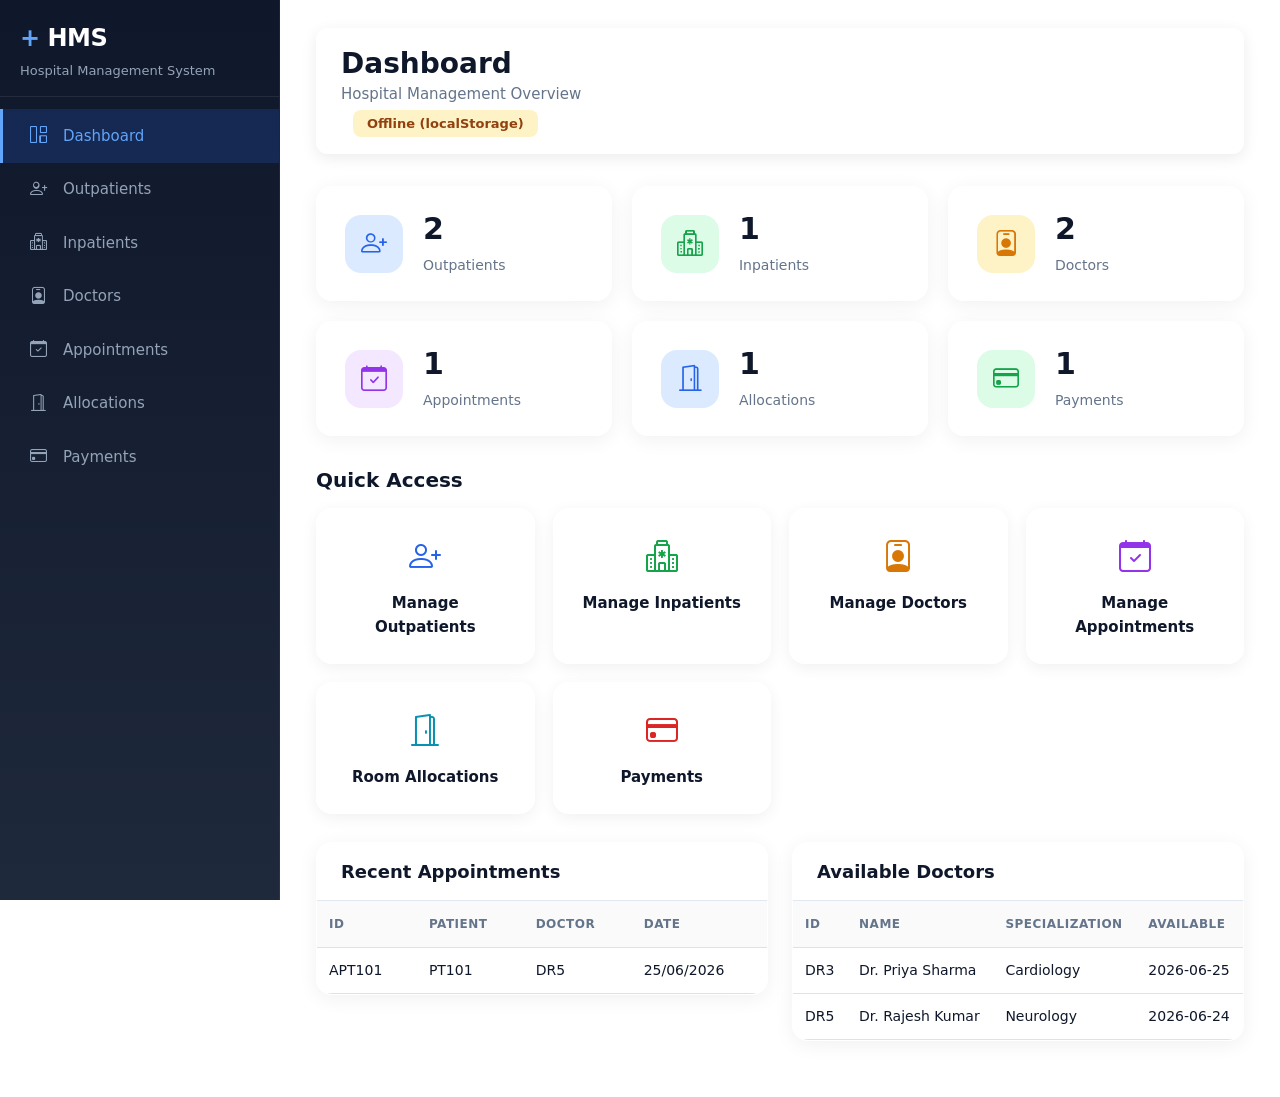
<file: HospitalManagementSystem4/frontend/index.html>
<!DOCTYPE html>
<html lang="en">
<head>
  <meta charset="UTF-8">
  <meta name="viewport" content="width=device-width, initial-scale=1.0">
  <title>Hospital Management System</title>
  <link href="https://cdn.jsdelivr.net/npm/bootstrap@5.3.2/dist/css/bootstrap.min.css" rel="stylesheet">
  <link href="https://cdn.jsdelivr.net/npm/bootstrap-icons@1.11.3/font/bootstrap-icons.css" rel="stylesheet">
  <link href="css/style.css" rel="stylesheet">
</head>
<body>
  <aside class="sidebar">
    <div class="sidebar-header">
      <h2><span>+</span> HMS</h2>
      <small>Hospital Management System</small>
    </div>
    <ul class="nav-list">
      <li><a href="index.html" class="active"><i class="bi bi-grid-1x2"></i> Dashboard</a></li>
      <li><a href="patients.html"><i class="bi bi-person-plus"></i> Outpatients</a></li>
      <li><a href="inpatients.html"><i class="bi bi-hospital"></i> Inpatients</a></li>
      <li><a href="doctors.html"><i class="bi bi-person-badge"></i> Doctors</a></li>
      <li><a href="appointments.html"><i class="bi bi-calendar-check"></i> Appointments</a></li>
      <li><a href="allocations.html"><i class="bi bi-door-open"></i> Allocations</a></li>
      <li><a href="payments.html"><i class="bi bi-credit-card"></i> Payments</a></li>
    </ul>
  </aside>

  <div class="main-content">
    <div class="top-bar">
      <div>
        <button class="mobile-toggle" id="mobileToggle"><i class="bi bi-list"></i></button>
        <h1>Dashboard<small>Hospital Management Overview</small></h1>
      </div>
    </div>

    <div id="alertMessage"></div>

    <div class="stats-grid" id="statsGrid">
      <div class="stat-card"><div class="info"><h3>--</h3><p>Outpatients</p></div></div>
      <div class="stat-card"><div class="info"><h3>--</h3><p>Inpatients</p></div></div>
      <div class="stat-card"><div class="info"><h3>--</h3><p>Doctors</p></div></div>
      <div class="stat-card"><div class="info"><h3>--</h3><p>Appointments</p></div></div>
      <div class="stat-card"><div class="info"><h3>--</h3><p>Allocations</p></div></div>
      <div class="stat-card"><div class="info"><h3>--</h3><p>Payments</p></div></div>
    </div>

    <h5 style="font-weight:600;color:var(--dark);margin-bottom:16px;">Quick Access</h5>
    <div class="quick-links">
      <a href="patients.html" class="quick-link"><i class="bi bi-person-plus" style="color:var(--primary)"></i><span>Manage Outpatients</span></a>
      <a href="inpatients.html" class="quick-link"><i class="bi bi-hospital" style="color:var(--success)"></i><span>Manage Inpatients</span></a>
      <a href="doctors.html" class="quick-link"><i class="bi bi-person-badge" style="color:var(--warning)"></i><span>Manage Doctors</span></a>
      <a href="appointments.html" class="quick-link"><i class="bi bi-calendar-check" style="color:#9333ea"></i><span>Manage Appointments</span></a>
      <a href="allocations.html" class="quick-link"><i class="bi bi-door-open" style="color:#0891b2"></i><span>Room Allocations</span></a>
      <a href="payments.html" class="quick-link"><i class="bi bi-credit-card" style="color:#dc2626"></i><span>Payments</span></a>
    </div>

    <div class="row">
      <div class="col-md-6">
        <div class="card">
          <div class="card-header"><h3>Recent Appointments</h3></div>
          <div class="card-body p-0">
            <div class="table-responsive"><table class="table" id="recentApptsTable"><thead><tr><th>ID</th><th>Patient</th><th>Doctor</th><th>Date</th></tr></thead><tbody></tbody></table></div>
          </div>
        </div>
      </div>
      <div class="col-md-6">
        <div class="card">
          <div class="card-header"><h3>Available Doctors</h3></div>
          <div class="card-body p-0">
            <div class="table-responsive"><table class="table" id="availableDocsTable"><thead><tr><th>ID</th><th>Name</th><th>Specialization</th><th>Available</th></tr></thead><tbody></tbody></table></div>
          </div>
        </div>
      </div>
    </div>
  </div>

  <script src="https://cdn.jsdelivr.net/npm/bootstrap@5.3.2/dist/js/bootstrap.bundle.min.js"></script>
  <script src="js/api.js"></script>
  <script src="js/app.js"></script>
  <script>
    async function loadDashboard() {
      try {
        const stats = await api.getDashboardStats();
        document.getElementById('statsGrid').innerHTML = `
          <div class="stat-card"><div class="icon blue"><i class="bi bi-person-plus"></i></div><div class="info"><h3>${stats.outPatients}</h3><p>Outpatients</p></div></div>
          <div class="stat-card"><div class="icon green"><i class="bi bi-hospital"></i></div><div class="info"><h3>${stats.inPatients}</h3><p>Inpatients</p></div></div>
          <div class="stat-card"><div class="icon orange"><i class="bi bi-person-badge"></i></div><div class="info"><h3>${stats.doctors}</h3><p>Doctors</p></div></div>
          <div class="stat-card"><div class="icon purple"><i class="bi bi-calendar-check"></i></div><div class="info"><h3>${stats.appointments}</h3><p>Appointments</p></div></div>
          <div class="stat-card"><div class="icon blue"><i class="bi bi-door-open"></i></div><div class="info"><h3>${stats.allocations || 0}</h3><p>Allocations</p></div></div>
          <div class="stat-card"><div class="icon green"><i class="bi bi-credit-card"></i></div><div class="info"><h3>${stats.payments || 0}</h3><p>Payments</p></div></div>
        `;

        const apptsTbody = document.querySelector('#recentApptsTable tbody');
        if (stats.recentAppointments && stats.recentAppointments.length) {
          apptsTbody.innerHTML = stats.recentAppointments.map(a =>
            `<tr><td>${a.appointmentId}</td><td>${a.patientId}</td><td>${a.doctorId}</td><td>${formatDate(a.appointmentDate)}</td></tr>`
          ).join('');
        } else {
          apptsTbody.innerHTML = '<tr><td colspan="4" class="text-center text-muted py-3">No recent appointments</td></tr>';
        }

        const docsTbody = document.querySelector('#availableDocsTable tbody');
        if (stats.doctorsList && stats.doctorsList.length) {
          docsTbody.innerHTML = stats.doctorsList.map(d =>
            `<tr><td>${d.doctorId}</td><td>${d.doctorName}</td><td>${d.specialization}</td><td>${d.availableDate || '-'}</td></tr>`
          ).join('');
        } else {
          docsTbody.innerHTML = '<tr><td colspan="4" class="text-center text-muted py-3">No doctors available</td></tr>';
        }
      } catch (e) {
        loadMockDashboard();
      }
    }

    /* Mock data fallback if server is not running */
    function loadMockDashboard() {
      document.getElementById('statsGrid').innerHTML = `
        <div class="stat-card"><div class="icon blue"><i class="bi bi-person-plus"></i></div><div class="info"><h3>24</h3><p>Outpatients</p></div></div>
        <div class="stat-card"><div class="icon green"><i class="bi bi-hospital"></i></div><div class="info"><h3>12</h3><p>Inpatients</p></div></div>
        <div class="stat-card"><div class="icon orange"><i class="bi bi-person-badge"></i></div><div class="info"><h3>8</h3><p>Doctors</p></div></div>
        <div class="stat-card"><div class="icon purple"><i class="bi bi-calendar-check"></i></div><div class="info"><h3>18</h3><p>Appointments</p></div></div>
        <div class="stat-card"><div class="icon blue"><i class="bi bi-door-open"></i></div><div class="info"><h3>5</h3><p>Allocations</p></div></div>
        <div class="stat-card"><div class="icon green"><i class="bi bi-credit-card"></i></div><div class="info"><h3>12</h3><p>Payments</p></div></div>
      `;
      document.querySelector('#recentApptsTable tbody').innerHTML =
        `<tr><td>APT101</td><td>PT101</td><td>DR5</td><td>24/06/2026</td></tr><tr><td>APT102</td><td>PT102</td><td>DR3</td><td>25/06/2026</td></tr><tr><td>APT103</td><td>PT103</td><td>DR7</td><td>26/06/2026</td></tr>`;
      document.querySelector('#availableDocsTable tbody').innerHTML =
        `<tr><td>DR3</td><td>Dr. Priya</td><td>Cardiology</td><td>25/06/2026</td></tr><tr><td>DR5</td><td>Dr. Rajesh</td><td>Neurology</td><td>24/06/2026</td></tr><tr><td>DR7</td><td>Dr. Meena</td><td>Pediatrics</td><td>26/06/2026</td></tr>`;
    }
  </script>
</body>
</html>
</file>
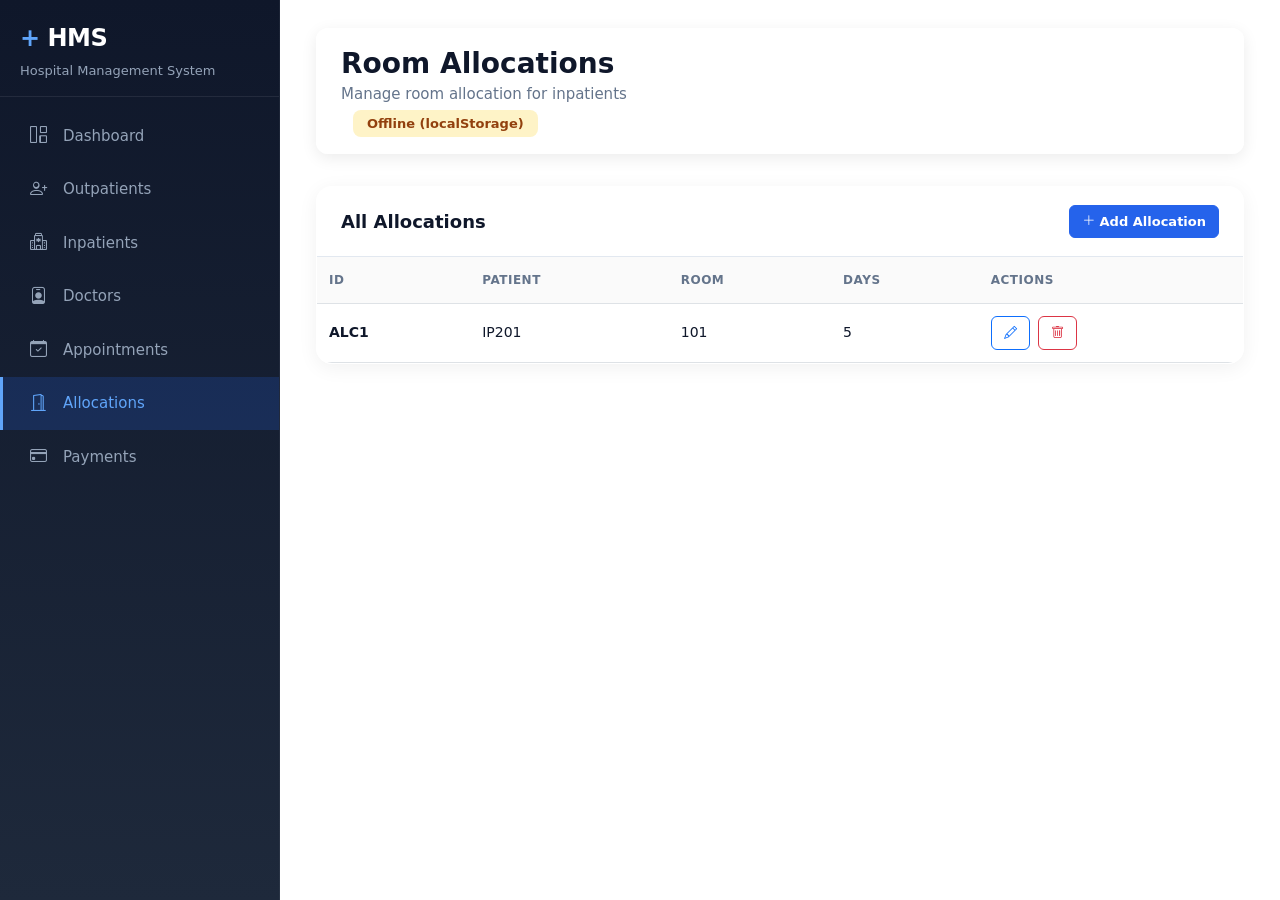
<file: HospitalManagementSystem4/frontend/allocations.html>
<!DOCTYPE html>
<html lang="en">
<head>
  <meta charset="UTF-8">
  <meta name="viewport" content="width=device-width, initial-scale=1.0">
  <title>Allocations - HMS</title>
  <link href="https://cdn.jsdelivr.net/npm/bootstrap@5.3.2/dist/css/bootstrap.min.css" rel="stylesheet">
  <link href="https://cdn.jsdelivr.net/npm/bootstrap-icons@1.11.3/font/bootstrap-icons.css" rel="stylesheet">
  <link href="css/style.css" rel="stylesheet">
</head>
<body>
  <aside class="sidebar">
    <div class="sidebar-header"><h2><span>+</span> HMS</h2><small>Hospital Management System</small></div>
    <ul class="nav-list">
      <li><a href="index.html"><i class="bi bi-grid-1x2"></i> Dashboard</a></li>
      <li><a href="patients.html"><i class="bi bi-person-plus"></i> Outpatients</a></li>
      <li><a href="inpatients.html"><i class="bi bi-hospital"></i> Inpatients</a></li>
      <li><a href="doctors.html"><i class="bi bi-person-badge"></i> Doctors</a></li>
      <li><a href="appointments.html"><i class="bi bi-calendar-check"></i> Appointments</a></li>
      <li><a href="allocations.html" class="active"><i class="bi bi-door-open"></i> Allocations</a></li>
      <li><a href="payments.html"><i class="bi bi-credit-card"></i> Payments</a></li>
    </ul>
  </aside>

  <div class="main-content">
    <div class="top-bar">
      <div><button class="mobile-toggle" id="mobileToggle"><i class="bi bi-list"></i></button><h1>Room Allocations<small>Manage room allocation for inpatients</small></h1></div>
    </div>

    <div id="alertMessage"></div>

    <div class="card">
      <div class="card-header">
        <h3>All Allocations</h3>
        <button class="btn btn-primary btn-sm" data-bs-toggle="modal" data-bs-target="#alcModal" onclick="openAddAllocation()"><i class="bi bi-plus-lg"></i> Add Allocation</button>
      </div>
      <div class="card-body p-0">
        <div class="table-responsive">
          <table class="table" id="alcTable">
            <thead><tr><th>ID</th><th>Patient</th><th>Room</th><th>Days</th><th>Actions</th></tr></thead>
            <tbody id="alcBody"></tbody>
          </table>
        </div>
      </div>
    </div>
  </div>

  <div class="modal fade" id="alcModal" tabindex="-1">
    <div class="modal-dialog">
      <div class="modal-content">
        <div class="modal-header"><h5 class="modal-title" id="alcModalTitle">Add Allocation</h5><button type="button" class="btn-close" data-bs-dismiss="modal"></button></div>
        <form id="alcForm" onsubmit="return saveAllocation(event)">
          <div class="modal-body">
            <input type="hidden" id="editAlcId">
            <div class="mb-3"><label class="form-label">Patient ID</label>
              <select class="form-select" id="alcPatient" required><option value="">-- Select --</option></select>
            </div>
            <div class="row">
              <div class="col-md-6 mb-3"><label class="form-label">Room Number</label><input type="number" class="form-control" id="alcRoom" min="1" required></div>
              <div class="col-md-6 mb-3"><label class="form-label">Days Admitted</label><input type="number" class="form-control" id="alcDays" min="1" value="1" required></div>
            </div>
          </div>
          <div class="modal-footer">
            <button type="button" class="btn btn-secondary" data-bs-dismiss="modal">Cancel</button>
            <button type="submit" class="btn btn-primary" id="alcSaveBtn">Save</button>
          </div>
        </form>
      </div>
    </div>
  </div>

  <script src="https://cdn.jsdelivr.net/npm/bootstrap@5.3.2/dist/js/bootstrap.bundle.min.js"></script>
  <script src="js/api.js"></script>
  <script src="js/app.js"></script>
  <script>
    let allocations = [];

    async function loadAllocations() {
      const body = document.getElementById('alcBody');
      showLoading(body);
      try {
        allocations = await api.getAllocations();
        renderAllocations(allocations);
        const patients = await api.getInpatients();
        populateSelect('alcPatient', patients, 'patientId', 'patientName');
      } catch (e) {
        const patients = [{patientId:'IP201',patientName:'Ravi Shankar'},{patientId:'IP202',patientName:'Lakshmi'}];
        populateSelect('alcPatient', patients, 'patientId', 'patientName');
        loadMockAllocations();
      }
    }

    function loadAllocationsFallback() { loadAllocations(); }

    function renderAllocations(data) {
      const body = document.getElementById('alcBody');
      if (!data || data.length === 0) { showEmpty(body, 'No allocations found'); return; }
      body.innerHTML = data.map(a =>
        `<tr>
          <td><strong>${a.allocationId}</strong></td>
          <td>${a.patientId}</td>
          <td>${a.roomNumber}</td>
          <td>${a.noOfDays || 0}</td>
          <td>
            <div class="action-group">
              <button class="btn btn-outline-primary btn-sm" onclick="editAllocation('${a.allocationId}')"><i class="bi bi-pencil"></i></button>
              <button class="btn btn-outline-danger btn-sm" onclick="deleteAllocation('${a.allocationId}')"><i class="bi bi-trash"></i></button>
            </div>
          </td>
        </tr>`
      ).join('');
    }

    function openAddAllocation() {
      document.getElementById('alcModalTitle').textContent = 'Add Allocation';
      document.getElementById('alcSaveBtn').textContent = 'Save';
      document.getElementById('alcForm').reset();
      document.getElementById('editAlcId').value = '';
    }

    async function editAllocation(id) {
      const a = allocations.find(x => x.allocationId === id);
      if (!a) return;
      document.getElementById('alcModalTitle').textContent = 'Edit Allocation';
      document.getElementById('alcSaveBtn').textContent = 'Update';
      document.getElementById('editAlcId').value = id;
      document.getElementById('alcPatient').value = a.patientId;
      document.getElementById('alcRoom').value = a.roomNumber;
      document.getElementById('alcDays').value = a.noOfDays || 1;
      new bootstrap.Modal(document.getElementById('alcModal')).show();
    }

    async function saveAllocation(e) {
      e.preventDefault();
      const data = {
        patientId: document.getElementById('alcPatient').value,
        roomNumber: parseInt(document.getElementById('alcRoom').value),
        noOfDays: parseInt(document.getElementById('alcDays').value),
      };
      const editId = document.getElementById('editAlcId').value;
      try {
        if (editId) {
          await api.updateAllocation(editId, data);
          showAlert('Allocation updated');
        } else {
          await api.addAllocation(data);
          showAlert('Allocation added');
        }
        bootstrap.Modal.getInstance(document.getElementById('alcModal')).hide();
        loadAllocations();
      } catch (e) {
        showAlert('Error: ' + e.message, 'danger');
      }
    }

    async function deleteAllocation(id) {
      if (!confirm('Delete allocation ' + id + '?')) return;
      try {
        await api.deleteAllocation(id);
        showAlert('Allocation deleted');
        loadAllocations();
      } catch (e) {
        showAlert('Error: ' + e.message, 'danger');
      }
    }

    function loadMockAllocations() {
      allocations = [
        {allocationId:'ALC1',patientId:'IP201',roomNumber:101,noOfDays:5},
        {allocationId:'ALC2',patientId:'IP202',roomNumber:102,noOfDays:3},
      ];
      renderAllocations(allocations);
    }
  </script>
</body>
</html>
</file>
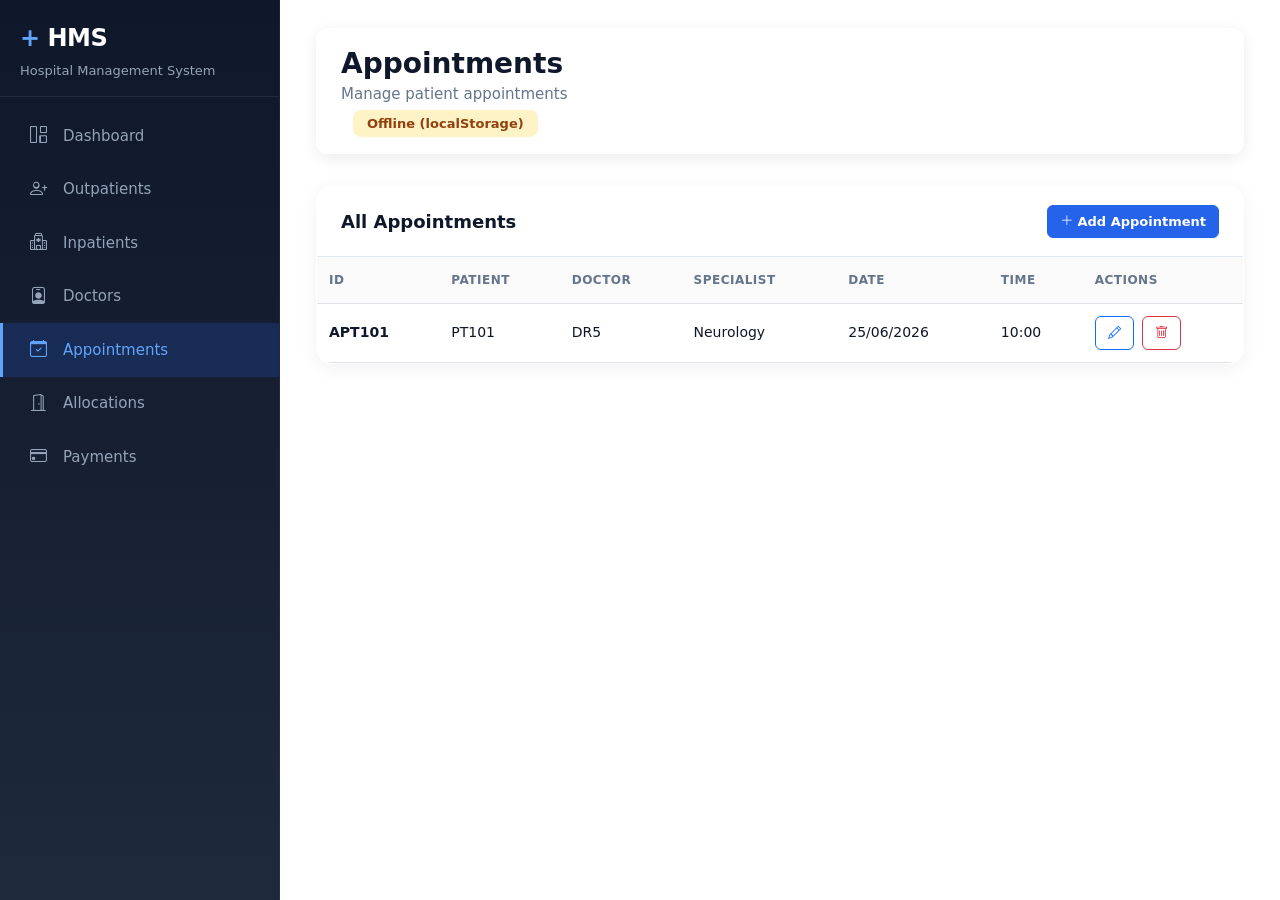
<file: HospitalManagementSystem4/frontend/appointments.html>
<!DOCTYPE html>
<html lang="en">
<head>
  <meta charset="UTF-8">
  <meta name="viewport" content="width=device-width, initial-scale=1.0">
  <title>Appointments - HMS</title>
  <link href="https://cdn.jsdelivr.net/npm/bootstrap@5.3.2/dist/css/bootstrap.min.css" rel="stylesheet">
  <link href="https://cdn.jsdelivr.net/npm/bootstrap-icons@1.11.3/font/bootstrap-icons.css" rel="stylesheet">
  <link href="css/style.css" rel="stylesheet">
</head>
<body>
  <aside class="sidebar">
    <div class="sidebar-header"><h2><span>+</span> HMS</h2><small>Hospital Management System</small></div>
    <ul class="nav-list">
      <li><a href="index.html"><i class="bi bi-grid-1x2"></i> Dashboard</a></li>
      <li><a href="patients.html"><i class="bi bi-person-plus"></i> Outpatients</a></li>
      <li><a href="inpatients.html"><i class="bi bi-hospital"></i> Inpatients</a></li>
      <li><a href="doctors.html"><i class="bi bi-person-badge"></i> Doctors</a></li>
      <li><a href="appointments.html" class="active"><i class="bi bi-calendar-check"></i> Appointments</a></li>
      <li><a href="allocations.html"><i class="bi bi-door-open"></i> Allocations</a></li>
      <li><a href="payments.html"><i class="bi bi-credit-card"></i> Payments</a></li>
    </ul>
  </aside>

  <div class="main-content">
    <div class="top-bar">
      <div><button class="mobile-toggle" id="mobileToggle"><i class="bi bi-list"></i></button><h1>Appointments<small>Manage patient appointments</small></h1></div>
    </div>

    <div id="alertMessage"></div>

    <div class="card">
      <div class="card-header">
        <h3>All Appointments</h3>
        <button class="btn btn-primary btn-sm" data-bs-toggle="modal" data-bs-target="#aptModal" onclick="openAddAppointment()"><i class="bi bi-plus-lg"></i> Add Appointment</button>
      </div>
      <div class="card-body p-0">
        <div class="table-responsive">
          <table class="table" id="aptTable">
            <thead><tr><th>ID</th><th>Patient</th><th>Doctor</th><th>Specialist</th><th>Date</th><th>Time</th><th>Actions</th></tr></thead>
            <tbody id="aptBody"></tbody>
          </table>
        </div>
      </div>
    </div>
  </div>

  <div class="modal fade" id="aptModal" tabindex="-1">
    <div class="modal-dialog">
      <div class="modal-content">
        <div class="modal-header"><h5 class="modal-title" id="aptModalTitle">Add Appointment</h5><button type="button" class="btn-close" data-bs-dismiss="modal"></button></div>
        <form id="aptForm" onsubmit="return saveAppointment(event)">
          <div class="modal-body">
            <input type="hidden" id="editAptId">
            <div class="row">
              <div class="col-md-6 mb-3"><label class="form-label">Patient ID</label>
                <select class="form-select" id="aptPatient" required><option value="">-- Select --</option></select>
              </div>
              <div class="col-md-6 mb-3"><label class="form-label">Doctor ID</label>
                <select class="form-select" id="aptDoctor" required><option value="">-- Select --</option></select>
              </div>
            </div>
            <div class="mb-3"><label class="form-label">Specialist</label><input type="text" class="form-control" id="aptSpecialist" placeholder="Auto-filled or enter manually"></div>
            <div class="row">
              <div class="col-md-6 mb-3"><label class="form-label">Appointment Date</label><input type="date" class="form-control" id="aptDate" required></div>
              <div class="col-md-6 mb-3"><label class="form-label">Appointment Time</label><input type="time" class="form-control" id="aptTime" required></div>
            </div>
          </div>
          <div class="modal-footer">
            <button type="button" class="btn btn-secondary" data-bs-dismiss="modal">Cancel</button>
            <button type="submit" class="btn btn-primary" id="aptSaveBtn">Save</button>
          </div>
        </form>
      </div>
    </div>
  </div>

  <script src="https://cdn.jsdelivr.net/npm/bootstrap@5.3.2/dist/js/bootstrap.bundle.min.js"></script>
  <script src="js/api.js"></script>
  <script src="js/app.js"></script>
  <script>
    let appointments = [];
    let aptPatients = [];
    let aptDoctors = [];

    async function loadAppointments() {
      const body = document.getElementById('aptBody');
      showLoading(body);
      try {
        appointments = await api.getAppointments();
        aptPatients = await api.getOutpatients();
        aptDoctors = await api.getDoctors();
        renderAppointments(appointments);
        populateSelect('aptPatient', aptPatients, 'patientId', 'patientName');
        populateSelect('aptDoctor', aptDoctors, 'doctorId', 'doctorName');
      } catch (e) {
        loadMockAppointments();
      }
    }

    function renderAppointments(data) {
      const body = document.getElementById('aptBody');
      if (!data || data.length === 0) { showEmpty(body, 'No appointments found'); return; }
      body.innerHTML = data.map(a =>
        `<tr>
          <td><strong>${a.appointmentId}</strong></td>
          <td>${a.patientId}</td>
          <td>${a.doctorId}</td>
          <td>${a.specialist || '-'}</td>
          <td>${formatDate(a.appointmentDate)}</td>
          <td>${a.appointmentTime || '-'}</td>
          <td>
            <div class="action-group">
              <button class="btn btn-outline-primary btn-sm" onclick="editAppointment('${a.appointmentId}')"><i class="bi bi-pencil"></i></button>
              <button class="btn btn-outline-danger btn-sm" onclick="deleteAppointment('${a.appointmentId}')"><i class="bi bi-trash"></i></button>
            </div>
          </td>
        </tr>`
      ).join('');
    }

    function openAddAppointment() {
      document.getElementById('aptModalTitle').textContent = 'Add Appointment';
      document.getElementById('aptSaveBtn').textContent = 'Save';
      document.getElementById('aptForm').reset();
      document.getElementById('editAptId').value = '';
    }

    async function editAppointment(id) {
      const a = appointments.find(x => x.appointmentId === id);
      if (!a) return;
      document.getElementById('aptModalTitle').textContent = 'Edit Appointment';
      document.getElementById('aptSaveBtn').textContent = 'Update';
      document.getElementById('editAptId').value = id;
      document.getElementById('aptPatient').value = a.patientId;
      document.getElementById('aptDoctor').value = a.doctorId;
      document.getElementById('aptSpecialist').value = a.specialist || '';
      document.getElementById('aptDate').value = a.appointmentDate || '';
      document.getElementById('aptTime').value = a.appointmentTime || '';
      new bootstrap.Modal(document.getElementById('aptModal')).show();
    }

    async function saveAppointment(e) {
      e.preventDefault();
      const data = {
        patientId: document.getElementById('aptPatient').value,
        doctorId: document.getElementById('aptDoctor').value,
        specialist: document.getElementById('aptSpecialist').value,
        appointmentDate: document.getElementById('aptDate').value,
        appointmentTime: document.getElementById('aptTime').value,
      };
      const editId = document.getElementById('editAptId').value;
      try {
        if (editId) {
          await api.updateAppointment(editId, data);
          showAlert('Appointment updated');
        } else {
          await api.addAppointment(data);
          showAlert('Appointment added');
        }
        bootstrap.Modal.getInstance(document.getElementById('aptModal')).hide();
        loadAppointments();
      } catch (e) {
        showAlert('Error: ' + e.message, 'danger');
      }
    }

    async function deleteAppointment(id) {
      if (!confirm('Delete appointment ' + id + '?')) return;
      try {
        await api.deleteAppointment(id);
        showAlert('Appointment deleted');
        loadAppointments();
      } catch (e) {
        showAlert('Error: ' + e.message, 'danger');
      }
    }

    function loadMockAppointments() {
      appointments = [
        {appointmentId:'APT101',patientId:'PT101',doctorId:'DR5',specialist:'Neurology',appointmentDate:'2026-06-25',appointmentTime:'10:00'},
        {appointmentId:'APT102',patientId:'PT102',doctorId:'DR3',specialist:'Cardiology',appointmentDate:'2026-06-25',appointmentTime:'14:00'},
        {appointmentId:'APT103',patientId:'PT103',doctorId:'DR7',specialist:'Pediatrics',appointmentDate:'2026-06-26',appointmentTime:'09:00'},
      ];
      renderAppointments(appointments);
      populateSelect('aptPatient', [
        {patientId:'PT101',patientName:'Arun Kumar'},
        {patientId:'PT102',patientName:'Priya Devi'},
        {patientId:'PT103',patientName:'Suresh Babu'}
      ], 'patientId', 'patientName');
      populateSelect('aptDoctor', [
        {doctorId:'DR3',doctorName:'Dr. Priya Sharma'},
        {doctorId:'DR5',doctorName:'Dr. Rajesh Kumar'},
        {doctorId:'DR7',doctorName:'Dr. Meena Devi'}
      ], 'doctorId', 'doctorName');
    }
  </script>
</body>
</html>
</file>
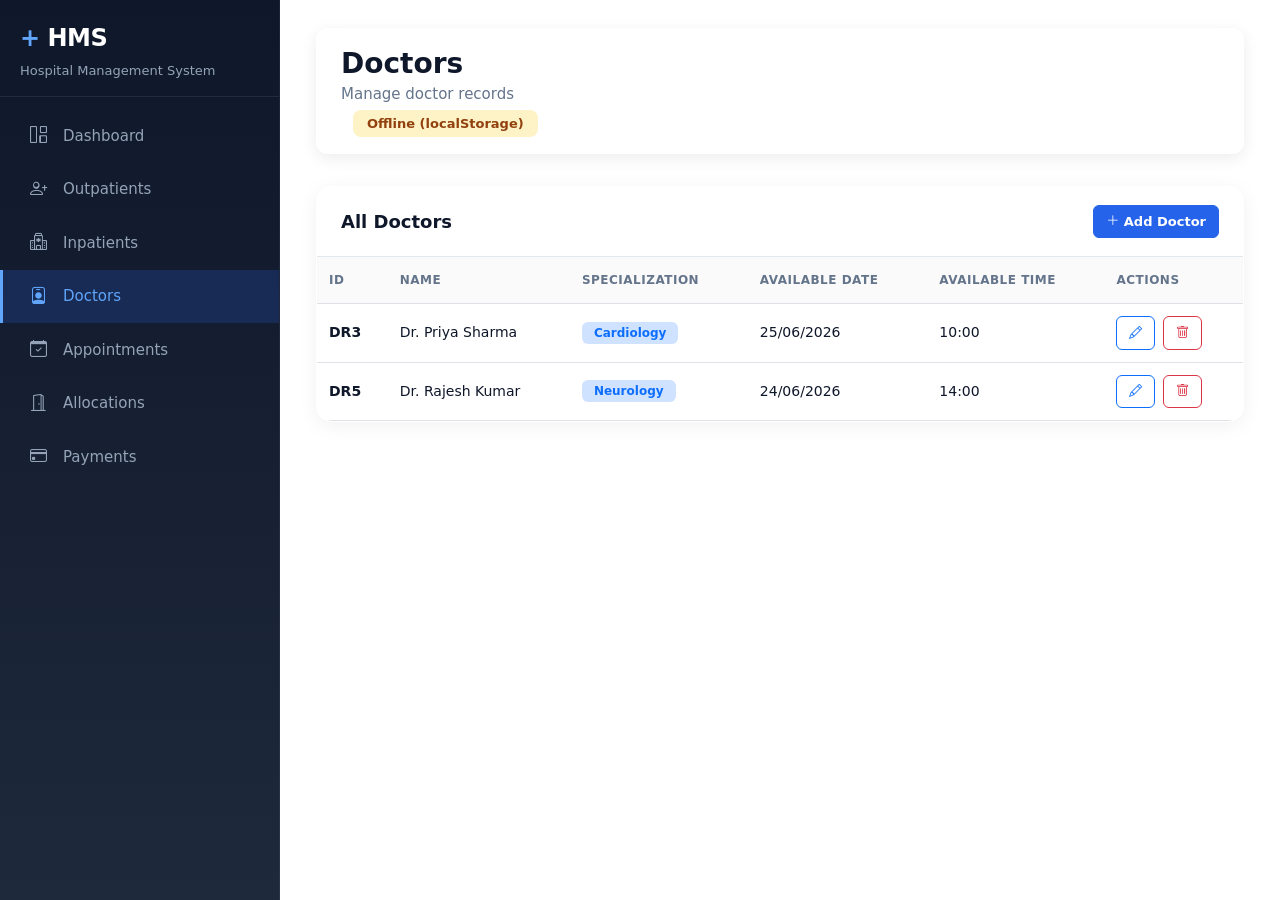
<file: HospitalManagementSystem4/frontend/doctors.html>
<!DOCTYPE html>
<html lang="en">
<head>
  <meta charset="UTF-8">
  <meta name="viewport" content="width=device-width, initial-scale=1.0">
  <title>Doctors - HMS</title>
  <link href="https://cdn.jsdelivr.net/npm/bootstrap@5.3.2/dist/css/bootstrap.min.css" rel="stylesheet">
  <link href="https://cdn.jsdelivr.net/npm/bootstrap-icons@1.11.3/font/bootstrap-icons.css" rel="stylesheet">
  <link href="css/style.css" rel="stylesheet">
</head>
<body>
  <aside class="sidebar">
    <div class="sidebar-header"><h2><span>+</span> HMS</h2><small>Hospital Management System</small></div>
    <ul class="nav-list">
      <li><a href="index.html"><i class="bi bi-grid-1x2"></i> Dashboard</a></li>
      <li><a href="patients.html"><i class="bi bi-person-plus"></i> Outpatients</a></li>
      <li><a href="inpatients.html"><i class="bi bi-hospital"></i> Inpatients</a></li>
      <li><a href="doctors.html" class="active"><i class="bi bi-person-badge"></i> Doctors</a></li>
      <li><a href="appointments.html"><i class="bi bi-calendar-check"></i> Appointments</a></li>
      <li><a href="allocations.html"><i class="bi bi-door-open"></i> Allocations</a></li>
      <li><a href="payments.html"><i class="bi bi-credit-card"></i> Payments</a></li>
    </ul>
  </aside>

  <div class="main-content">
    <div class="top-bar">
      <div><button class="mobile-toggle" id="mobileToggle"><i class="bi bi-list"></i></button><h1>Doctors<small>Manage doctor records</small></h1></div>
    </div>

    <div id="alertMessage"></div>

    <div class="card">
      <div class="card-header">
        <h3>All Doctors</h3>
        <button class="btn btn-primary btn-sm" data-bs-toggle="modal" data-bs-target="#docModal" onclick="openAddDoctor()"><i class="bi bi-plus-lg"></i> Add Doctor</button>
      </div>
      <div class="card-body p-0">
        <div class="table-responsive">
          <table class="table" id="docTable">
            <thead><tr><th>ID</th><th>Name</th><th>Specialization</th><th>Available Date</th><th>Available Time</th><th>Actions</th></tr></thead>
            <tbody id="docBody"></tbody>
          </table>
        </div>
      </div>
    </div>
  </div>

  <div class="modal fade" id="docModal" tabindex="-1">
    <div class="modal-dialog">
      <div class="modal-content">
        <div class="modal-header"><h5 class="modal-title" id="docModalTitle">Add Doctor</h5><button type="button" class="btn-close" data-bs-dismiss="modal"></button></div>
        <form id="docForm" onsubmit="return saveDoctor(event)">
          <div class="modal-body">
            <input type="hidden" id="editDocId">
            <div class="mb-3"><label class="form-label">Doctor Name</label><input type="text" class="form-control" id="docName" required></div>
            <div class="mb-3"><label class="form-label">Specialization</label><input type="text" class="form-control" id="docSpec" placeholder="e.g. Cardiology" required></div>
            <div class="row">
              <div class="col-md-6 mb-3"><label class="form-label">Available Date</label><input type="date" class="form-control" id="docDate" required></div>
              <div class="col-md-6 mb-3"><label class="form-label">Available Time</label><input type="time" class="form-control" id="docTime" required></div>
            </div>
          </div>
          <div class="modal-footer">
            <button type="button" class="btn btn-secondary" data-bs-dismiss="modal">Cancel</button>
            <button type="submit" class="btn btn-primary" id="docSaveBtn">Save</button>
          </div>
        </form>
      </div>
    </div>
  </div>

  <script src="https://cdn.jsdelivr.net/npm/bootstrap@5.3.2/dist/js/bootstrap.bundle.min.js"></script>
  <script src="js/api.js"></script>
  <script src="js/app.js"></script>
  <script>
    let doctors = [];

    async function loadDoctors() {
      const body = document.getElementById('docBody');
      showLoading(body);
      try {
        doctors = await api.getDoctors();
        renderDoctors(doctors);
      } catch (e) {
        loadMockDoctors();
      }
    }

    function renderDoctors(data) {
      const body = document.getElementById('docBody');
      if (!data || data.length === 0) { showEmpty(body, 'No doctors found'); return; }
      body.innerHTML = data.map(d =>
        `<tr>
          <td><strong>${d.doctorId}</strong></td>
          <td>${d.doctorName}</td>
          <td><span class="badge bg-primary-subtle text-primary">${d.specialization}</span></td>
          <td>${formatDate(d.availableDate)}</td>
          <td>${d.availableTime || '-'}</td>
          <td>
            <div class="action-group">
              <button class="btn btn-outline-primary btn-sm" onclick="editDoctor('${d.doctorId}')"><i class="bi bi-pencil"></i></button>
              <button class="btn btn-outline-danger btn-sm" onclick="deleteDoctor('${d.doctorId}')"><i class="bi bi-trash"></i></button>
            </div>
          </td>
        </tr>`
      ).join('');
    }

    function openAddDoctor() {
      document.getElementById('docModalTitle').textContent = 'Add Doctor';
      document.getElementById('docSaveBtn').textContent = 'Save';
      document.getElementById('docForm').reset();
      document.getElementById('editDocId').value = '';
    }

    async function editDoctor(id) {
      const d = doctors.find(x => x.doctorId === id);
      if (!d) return;
      document.getElementById('docModalTitle').textContent = 'Edit Doctor';
      document.getElementById('docSaveBtn').textContent = 'Update';
      document.getElementById('editDocId').value = id;
      document.getElementById('docName').value = d.doctorName;
      document.getElementById('docSpec').value = d.specialization;
      document.getElementById('docDate').value = d.availableDate || '';
      document.getElementById('docTime').value = d.availableTime || '';
      new bootstrap.Modal(document.getElementById('docModal')).show();
    }

    async function saveDoctor(e) {
      e.preventDefault();
      const data = {
        doctorName: document.getElementById('docName').value,
        specialization: document.getElementById('docSpec').value,
        availableDate: document.getElementById('docDate').value,
        availableTime: document.getElementById('docTime').value,
      };
      const editId = document.getElementById('editDocId').value;
      try {
        if (editId) {
          await api.updateDoctor(editId, data);
          showAlert('Doctor updated');
        } else {
          await api.addDoctor(data);
          showAlert('Doctor added');
        }
        bootstrap.Modal.getInstance(document.getElementById('docModal')).hide();
        loadDoctors();
      } catch (e) {
        showAlert('Error: ' + e.message, 'danger');
      }
    }

    async function deleteDoctor(id) {
      if (!confirm('Delete doctor ' + id + '?')) return;
      try {
        await api.deleteDoctor(id);
        showAlert('Doctor deleted');
        loadDoctors();
      } catch (e) {
        showAlert('Error: ' + e.message, 'danger');
      }
    }

    function loadMockDoctors() {
      doctors = [
        {doctorId:'DR3',doctorName:'Dr. Priya Sharma',specialization:'Cardiology',availableDate:'2026-06-25',availableTime:'10:00'},
        {doctorId:'DR5',doctorName:'Dr. Rajesh Kumar',specialization:'Neurology',availableDate:'2026-06-24',availableTime:'14:00'},
        {doctorId:'DR7',doctorName:'Dr. Meena Devi',specialization:'Pediatrics',availableDate:'2026-06-26',availableTime:'09:00'},
        {doctorId:'DR9',doctorName:'Dr. Senthil Nathan',specialization:'Orthopedics',availableDate:'2026-06-27',availableTime:'11:00'},
      ];
      renderDoctors(doctors);
    }
  </script>
</body>
</html>
</file>
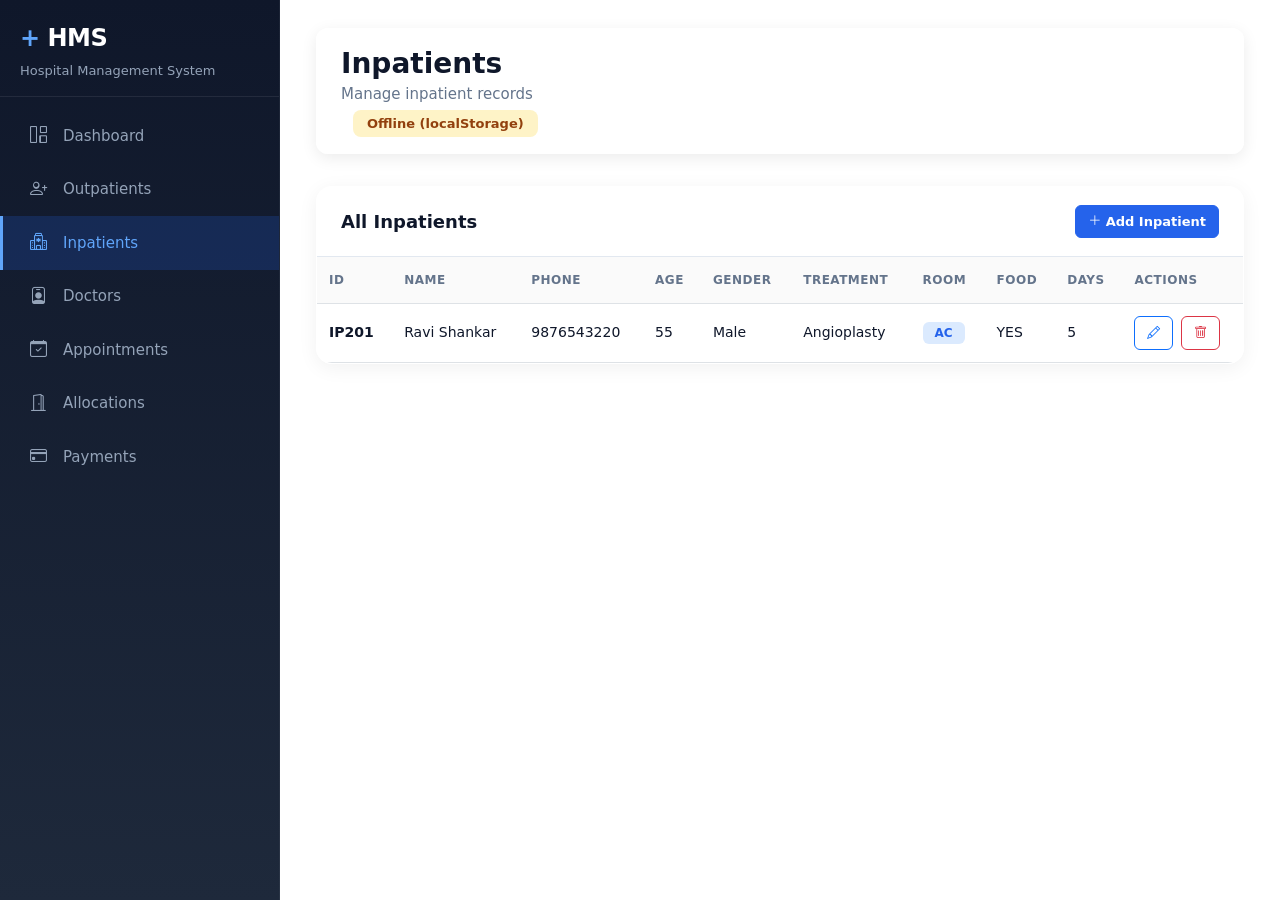
<file: HospitalManagementSystem4/frontend/inpatients.html>
<!DOCTYPE html>
<html lang="en">
<head>
  <meta charset="UTF-8">
  <meta name="viewport" content="width=device-width, initial-scale=1.0">
  <title>Inpatients - HMS</title>
  <link href="https://cdn.jsdelivr.net/npm/bootstrap@5.3.2/dist/css/bootstrap.min.css" rel="stylesheet">
  <link href="https://cdn.jsdelivr.net/npm/bootstrap-icons@1.11.3/font/bootstrap-icons.css" rel="stylesheet">
  <link href="css/style.css" rel="stylesheet">
</head>
<body>
  <aside class="sidebar">
    <div class="sidebar-header"><h2><span>+</span> HMS</h2><small>Hospital Management System</small></div>
    <ul class="nav-list">
      <li><a href="index.html"><i class="bi bi-grid-1x2"></i> Dashboard</a></li>
      <li><a href="patients.html"><i class="bi bi-person-plus"></i> Outpatients</a></li>
      <li><a href="inpatients.html" class="active"><i class="bi bi-hospital"></i> Inpatients</a></li>
      <li><a href="doctors.html"><i class="bi bi-person-badge"></i> Doctors</a></li>
      <li><a href="appointments.html"><i class="bi bi-calendar-check"></i> Appointments</a></li>
      <li><a href="allocations.html"><i class="bi bi-door-open"></i> Allocations</a></li>
      <li><a href="payments.html"><i class="bi bi-credit-card"></i> Payments</a></li>
    </ul>
  </aside>

  <div class="main-content">
    <div class="top-bar">
      <div><button class="mobile-toggle" id="mobileToggle"><i class="bi bi-list"></i></button><h1>Inpatients<small>Manage inpatient records</small></h1></div>
    </div>

    <div id="alertMessage"></div>

    <div class="card">
      <div class="card-header">
        <h3>All Inpatients</h3>
        <button class="btn btn-primary btn-sm" data-bs-toggle="modal" data-bs-target="#ipModal" onclick="openAddInpatient()"><i class="bi bi-plus-lg"></i> Add Inpatient</button>
      </div>
      <div class="card-body p-0">
        <div class="table-responsive">
          <table class="table" id="ipTable">
            <thead><tr><th>ID</th><th>Name</th><th>Phone</th><th>Age</th><th>Gender</th><th>Treatment</th><th>Room</th><th>Food</th><th>Days</th><th>Actions</th></tr></thead>
            <tbody id="ipBody"></tbody>
          </table>
        </div>
      </div>
    </div>
  </div>

  <div class="modal fade" id="ipModal" tabindex="-1">
    <div class="modal-dialog">
      <div class="modal-content">
        <div class="modal-header"><h5 class="modal-title" id="ipModalTitle">Add Inpatient</h5><button type="button" class="btn-close" data-bs-dismiss="modal"></button></div>
        <form id="ipForm" onsubmit="return saveInpatient(event)">
          <div class="modal-body">
            <input type="hidden" id="editIpId">
            <div class="mb-3"><label class="form-label">Patient Name</label><input type="text" class="form-control" id="ipName" required></div>
            <div class="row">
              <div class="col-md-6 mb-3"><label class="form-label">Phone</label><input type="number" class="form-control" id="ipPhone" required></div>
              <div class="col-md-3 mb-3"><label class="form-label">Age</label><input type="number" class="form-control" id="ipAge" min="0" required></div>
              <div class="col-md-3 mb-3"><label class="form-label">Gender</label><select class="form-select" id="ipGender"><option>Male</option><option>Female</option><option>Other</option></select></div>
            </div>
            <div class="mb-3"><label class="form-label">Specialist</label><input type="text" class="form-control" id="ipSpecialist"></div>
            <div class="mb-3"><label class="form-label">Medical History</label><textarea class="form-control" id="ipHistory" rows="2"></textarea></div>
            <div class="mb-3"><label class="form-label">Treatment</label><input type="text" class="form-control" id="ipTreatment" required></div>
            <div class="row">
              <div class="col-md-4 mb-3"><label class="form-label">Room Type</label><select class="form-select" id="ipRoom"><option value="AC">AC</option><option value="NONAC">Non-AC</option></select></div>
              <div class="col-md-4 mb-3"><label class="form-label">Food</label><select class="form-select" id="ipFood"><option value="YES">Yes</option><option value="NO">No</option></select></div>
              <div class="col-md-4 mb-3"><label class="form-label">Days</label><input type="number" class="form-control" id="ipDays" min="1" value="1" required></div>
            </div>
          </div>
          <div class="modal-footer">
            <button type="button" class="btn btn-secondary" data-bs-dismiss="modal">Cancel</button>
            <button type="submit" class="btn btn-primary" id="ipSaveBtn">Save</button>
          </div>
        </form>
      </div>
    </div>
  </div>

  <script src="https://cdn.jsdelivr.net/npm/bootstrap@5.3.2/dist/js/bootstrap.bundle.min.js"></script>
  <script src="js/api.js"></script>
  <script src="js/app.js"></script>
  <script>
    let inpatients = [];

    async function loadInpatients() {
      const body = document.getElementById('ipBody');
      showLoading(body);
      try {
        inpatients = await api.getInpatients();
        renderInpatients(inpatients);
      } catch (e) {
        loadMockInpatients();
      }
    }

    function renderInpatients(data) {
      const body = document.getElementById('ipBody');
      if (!data || data.length === 0) { showEmpty(body, 'No inpatients found'); return; }
      body.innerHTML = data.map(p =>
        `<tr>
          <td><strong>${p.patientId}</strong></td>
          <td>${p.patientName}</td>
          <td>${p.phoneNumber}</td>
          <td>${p.age}</td>
          <td>${p.gender}</td>
          <td>${p.treatment || '-'}</td>
          <td><span class="badge ${p.roomType === 'AC' ? 'badge-ac' : 'badge-nonac'}">${p.roomType || 'NONAC'}</span></td>
          <td>${p.food || 'NO'}</td>
          <td>${p.days || 0}</td>
          <td>
            <div class="action-group">
              <button class="btn btn-outline-primary btn-sm" onclick="editInpatient('${p.patientId}')"><i class="bi bi-pencil"></i></button>
              <button class="btn btn-outline-danger btn-sm" onclick="deleteInpatient('${p.patientId}')"><i class="bi bi-trash"></i></button>
            </div>
          </td>
        </tr>`
      ).join('');
    }

    function openAddInpatient() {
      document.getElementById('ipModalTitle').textContent = 'Add Inpatient';
      document.getElementById('ipSaveBtn').textContent = 'Save';
      document.getElementById('ipForm').reset();
      document.getElementById('editIpId').value = '';
    }

    async function editInpatient(id) {
      const p = inpatients.find(x => x.patientId === id);
      if (!p) return;
      document.getElementById('ipModalTitle').textContent = 'Edit Inpatient';
      document.getElementById('ipSaveBtn').textContent = 'Update';
      document.getElementById('editIpId').value = id;
      document.getElementById('ipName').value = p.patientName;
      document.getElementById('ipPhone').value = p.phoneNumber;
      document.getElementById('ipAge').value = p.age;
      document.getElementById('ipGender').value = p.gender;
      document.getElementById('ipSpecialist').value = p.specialist || '';
      document.getElementById('ipHistory').value = p.medicalHistory || '';
      document.getElementById('ipTreatment').value = p.treatment || '';
      document.getElementById('ipRoom').value = p.roomType || 'NONAC';
      document.getElementById('ipFood').value = p.food || 'NO';
      document.getElementById('ipDays').value = p.days || 1;
      new bootstrap.Modal(document.getElementById('ipModal')).show();
    }

    async function saveInpatient(e) {
      e.preventDefault();
      const data = {
        patientName: document.getElementById('ipName').value,
        phoneNumber: parseInt(document.getElementById('ipPhone').value),
        age: parseInt(document.getElementById('ipAge').value),
        gender: document.getElementById('ipGender').value,
        specialist: document.getElementById('ipSpecialist').value,
        medicalHistory: document.getElementById('ipHistory').value,
        treatment: document.getElementById('ipTreatment').value,
        roomType: document.getElementById('ipRoom').value,
        food: document.getElementById('ipFood').value,
        days: parseInt(document.getElementById('ipDays').value),
      };
      const editId = document.getElementById('editIpId').value;
      try {
        if (editId) {
          await api.updateInpatient(editId, data);
          showAlert('Inpatient updated');
        } else {
          await api.addInpatient(data);
          showAlert('Inpatient added');
        }
        bootstrap.Modal.getInstance(document.getElementById('ipModal')).hide();
        loadInpatients();
      } catch (e) {
        showAlert('Error: ' + e.message, 'danger');
      }
    }

    async function deleteInpatient(id) {
      if (!confirm('Delete inpatient ' + id + '?')) return;
      try {
        await api.deleteInpatient(id);
        showAlert('Inpatient deleted');
        loadInpatients();
      } catch (e) {
        showAlert('Error: ' + e.message, 'danger');
      }
    }

    function loadMockInpatients() {
      inpatients = [
        {patientId:'IP201',patientName:'Ravi Shankar',phoneNumber:9876543220,age:55,gender:'Male',specialist:'Cardiology',medicalHistory:'Heart condition',treatment:'Angioplasty',roomType:'AC',food:'YES',days:5},
        {patientId:'IP202',patientName:'Lakshmi Narayanan',phoneNumber:9876543221,age:42,gender:'Female',specialist:'Neurology',medicalHistory:'Stroke',treatment:'Therapy',roomType:'NONAC',food:'YES',days:3},
      ];
      renderInpatients(inpatients);
    }
  </script>
</body>
</html>
</file>
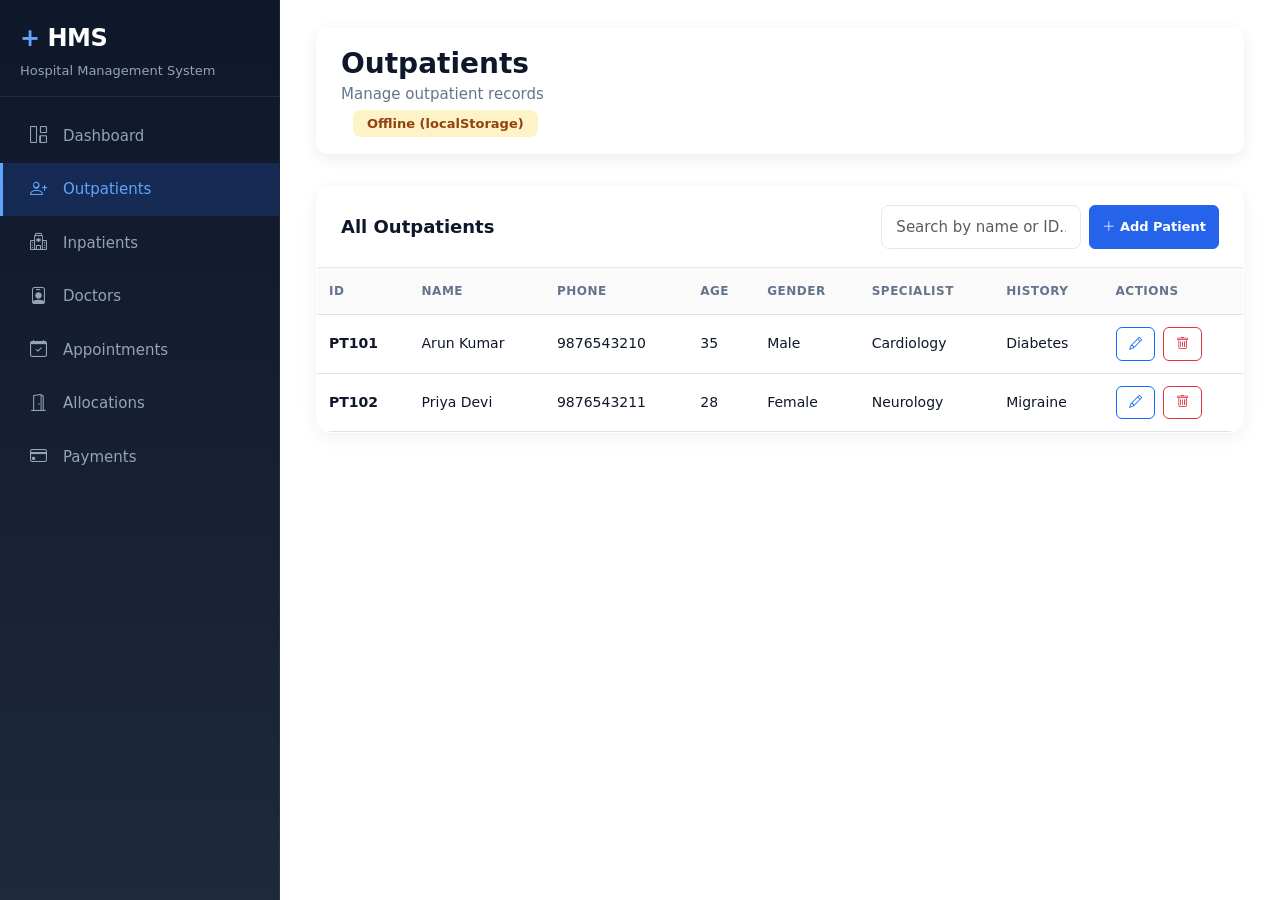
<file: HospitalManagementSystem4/frontend/patients.html>
<!DOCTYPE html>
<html lang="en">
<head>
  <meta charset="UTF-8">
  <meta name="viewport" content="width=device-width, initial-scale=1.0">
  <title>Outpatients - HMS</title>
  <link href="https://cdn.jsdelivr.net/npm/bootstrap@5.3.2/dist/css/bootstrap.min.css" rel="stylesheet">
  <link href="https://cdn.jsdelivr.net/npm/bootstrap-icons@1.11.3/font/bootstrap-icons.css" rel="stylesheet">
  <link href="css/style.css" rel="stylesheet">
</head>
<body>
  <aside class="sidebar">
    <div class="sidebar-header"><h2><span>+</span> HMS</h2><small>Hospital Management System</small></div>
    <ul class="nav-list">
      <li><a href="index.html"><i class="bi bi-grid-1x2"></i> Dashboard</a></li>
      <li><a href="patients.html" class="active"><i class="bi bi-person-plus"></i> Outpatients</a></li>
      <li><a href="inpatients.html"><i class="bi bi-hospital"></i> Inpatients</a></li>
      <li><a href="doctors.html"><i class="bi bi-person-badge"></i> Doctors</a></li>
      <li><a href="appointments.html"><i class="bi bi-calendar-check"></i> Appointments</a></li>
      <li><a href="allocations.html"><i class="bi bi-door-open"></i> Allocations</a></li>
      <li><a href="payments.html"><i class="bi bi-credit-card"></i> Payments</a></li>
    </ul>
  </aside>

  <div class="main-content">
    <div class="top-bar">
      <div><button class="mobile-toggle" id="mobileToggle"><i class="bi bi-list"></i></button><h1>Outpatients<small>Manage outpatient records</small></h1></div>
    </div>

    <div id="alertMessage"></div>

    <div class="card">
      <div class="card-header">
        <h3>All Outpatients</h3>
        <div style="display:flex;gap:8px;flex-wrap:wrap;">
          <input type="text" class="form-control form-control-sm" id="searchInput" placeholder="Search by name or ID..." style="width:200px;" oninput="searchPatients()">
          <button class="btn btn-primary btn-sm" data-bs-toggle="modal" data-bs-target="#patientModal" onclick="openAddPatient()"><i class="bi bi-plus-lg"></i> Add Patient</button>
        </div>
      </div>
      <div class="card-body p-0">
        <div class="table-responsive">
          <table class="table" id="patientsTable">
            <thead><tr><th>ID</th><th>Name</th><th>Phone</th><th>Age</th><th>Gender</th><th>Specialist</th><th>History</th><th>Actions</th></tr></thead>
            <tbody id="patientsBody"></tbody>
          </table>
        </div>
      </div>
    </div>
  </div>

  <!-- Modal -->
  <div class="modal fade" id="patientModal" tabindex="-1">
    <div class="modal-dialog">
      <div class="modal-content">
        <div class="modal-header"><h5 class="modal-title" id="modalTitle">Add Outpatient</h5><button type="button" class="btn-close" data-bs-dismiss="modal"></button></div>
        <form id="patientForm" onsubmit="return savePatient(event)">
          <div class="modal-body">
            <input type="hidden" id="editPatientId">
            <div class="mb-3"><label class="form-label">Patient Name</label><input type="text" class="form-control" id="pName" required></div>
            <div class="row">
              <div class="col-md-6 mb-3"><label class="form-label">Phone Number</label><input type="number" class="form-control" id="pPhone" required></div>
              <div class="col-md-3 mb-3"><label class="form-label">Age</label><input type="number" class="form-control" id="pAge" min="0" max="150" required></div>
              <div class="col-md-3 mb-3"><label class="form-label">Gender</label><select class="form-select" id="pGender"><option value="Male">Male</option><option value="Female">Female</option><option value="Other">Other</option></select></div>
            </div>
            <div class="mb-3"><label class="form-label">Specialist Needed</label><input type="text" class="form-control" id="pSpecialist" placeholder="e.g. Cardiology"></div>
            <div class="mb-3"><label class="form-label">Medical History</label><textarea class="form-control" id="pHistory" rows="2"></textarea></div>
          </div>
          <div class="modal-footer">
            <button type="button" class="btn btn-secondary" data-bs-dismiss="modal">Cancel</button>
            <button type="submit" class="btn btn-primary" id="saveBtn">Save</button>
          </div>
        </form>
      </div>
    </div>
  </div>

  <script src="https://cdn.jsdelivr.net/npm/bootstrap@5.3.2/dist/js/bootstrap.bundle.min.js"></script>
  <script src="js/api.js"></script>
  <script src="js/app.js"></script>
  <script>
    let patients = [];
    let patientModalInstance = null;

    async function loadPatients() {
      const body = document.getElementById('patientsBody');
      showLoading(body);
      try {
        patients = await api.getOutpatients();
        renderPatients(patients);
      } catch (e) {
        loadMockPatients();
      }
    }

    function renderPatients(data) {
      const body = document.getElementById('patientsBody');
      if (!data || data.length === 0) { showEmpty(body, 'No outpatients found'); return; }
      body.innerHTML = data.map(p =>
        `<tr>
          <td><strong>${p.patientId}</strong></td>
          <td>${p.patientName}</td>
          <td>${p.phNo || p.phoneNumber}</td>
          <td>${p.age}</td>
          <td>${p.gender}</td>
          <td>${p.specialisation || p.specialist || '-'}</td>
          <td style="max-width:150px;overflow:hidden;text-overflow:ellipsis;white-space:nowrap;" title="${p.medicalHistory || ''}">${p.medicalHistory || '-'}</td>
          <td>
            <div class="action-group">
              <button class="btn btn-outline-primary btn-sm" onclick="editPatient('${p.patientId}')" title="Edit"><i class="bi bi-pencil"></i></button>
              <button class="btn btn-outline-danger btn-sm" onclick="deletePatient('${p.patientId}')" title="Delete"><i class="bi bi-trash"></i></button>
            </div>
          </td>
        </tr>`
      ).join('');
    }

    function searchPatients() {
      const q = document.getElementById('searchInput').value.toLowerCase();
      if (!q) { renderPatients(patients); return; }
      const filtered = patients.filter(p =>
        p.patientId.toLowerCase().includes(q) || p.patientName.toLowerCase().includes(q)
      );
      renderPatients(filtered);
    }

    function openAddPatient() {
      document.getElementById('modalTitle').textContent = 'Add Outpatient';
      document.getElementById('saveBtn').textContent = 'Save';
      document.getElementById('patientForm').reset();
      document.getElementById('editPatientId').value = '';
    }

    async function editPatient(id) {
      const p = patients.find(x => x.patientId === id);
      if (!p) return;
      document.getElementById('modalTitle').textContent = 'Edit Outpatient';
      document.getElementById('saveBtn').textContent = 'Update';
      document.getElementById('editPatientId').value = id;
      document.getElementById('pName').value = p.patientName;
      document.getElementById('pPhone').value = p.phNo || p.phoneNumber;
      document.getElementById('pAge').value = p.age;
      document.getElementById('pGender').value = p.gender;
      document.getElementById('pSpecialist').value = p.specialisation || p.specialist || '';
      document.getElementById('pHistory').value = p.medicalHistory || '';
      new bootstrap.Modal(document.getElementById('patientModal')).show();
    }

    async function savePatient(e) {
      e.preventDefault();
      const data = {
        patientName: document.getElementById('pName').value,
        phNo: parseInt(document.getElementById('pPhone').value),
        phoneNumber: parseInt(document.getElementById('pPhone').value),
        age: parseInt(document.getElementById('pAge').value),
        gender: document.getElementById('pGender').value,
        specialist: document.getElementById('pSpecialist').value,
        specialisation: document.getElementById('pSpecialist').value,
        medicalHistory: document.getElementById('pHistory').value,
      };
      const editId = document.getElementById('editPatientId').value;
      try {
        if (editId) {
          await api.updateOutpatient(editId, data);
          showAlert('Patient updated successfully');
        } else {
          await api.addOutpatient(data);
          showAlert('Patient added successfully');
        }
        bootstrap.Modal.getInstance(document.getElementById('patientModal')).hide();
        loadPatients();
      } catch (e) {
        showAlert('Error saving patient: ' + e.message, 'danger');
      }
    }

    async function deletePatient(id) {
      if (!confirm('Delete patient ' + id + '?')) return;
      try {
        await api.deleteOutpatient(id);
        showAlert('Patient deleted successfully');
        loadPatients();
      } catch (e) {
        showAlert('Error deleting patient: ' + e.message, 'danger');
      }
    }

    /* Mock fallback */
    function loadMockPatients() {
      patients = [
        {patientId:'PT101',patientName:'Arun Kumar',phNo:9876543210,age:35,gender:'Male',specialisation:'Cardiology',medicalHistory:'Diabetes'},
        {patientId:'PT102',patientName:'Priya Devi',phNo:9876543211,age:28,gender:'Female',specialisation:'Neurology',medicalHistory:'Migraine'},
        {patientId:'PT103',patientName:'Suresh Babu',phNo:9876543212,age:45,gender:'Male',specialisation:'Orthopedics',medicalHistory:'Knee pain'},
      ];
      renderPatients(patients);
    }
  </script>
</body>
</html>
</file>
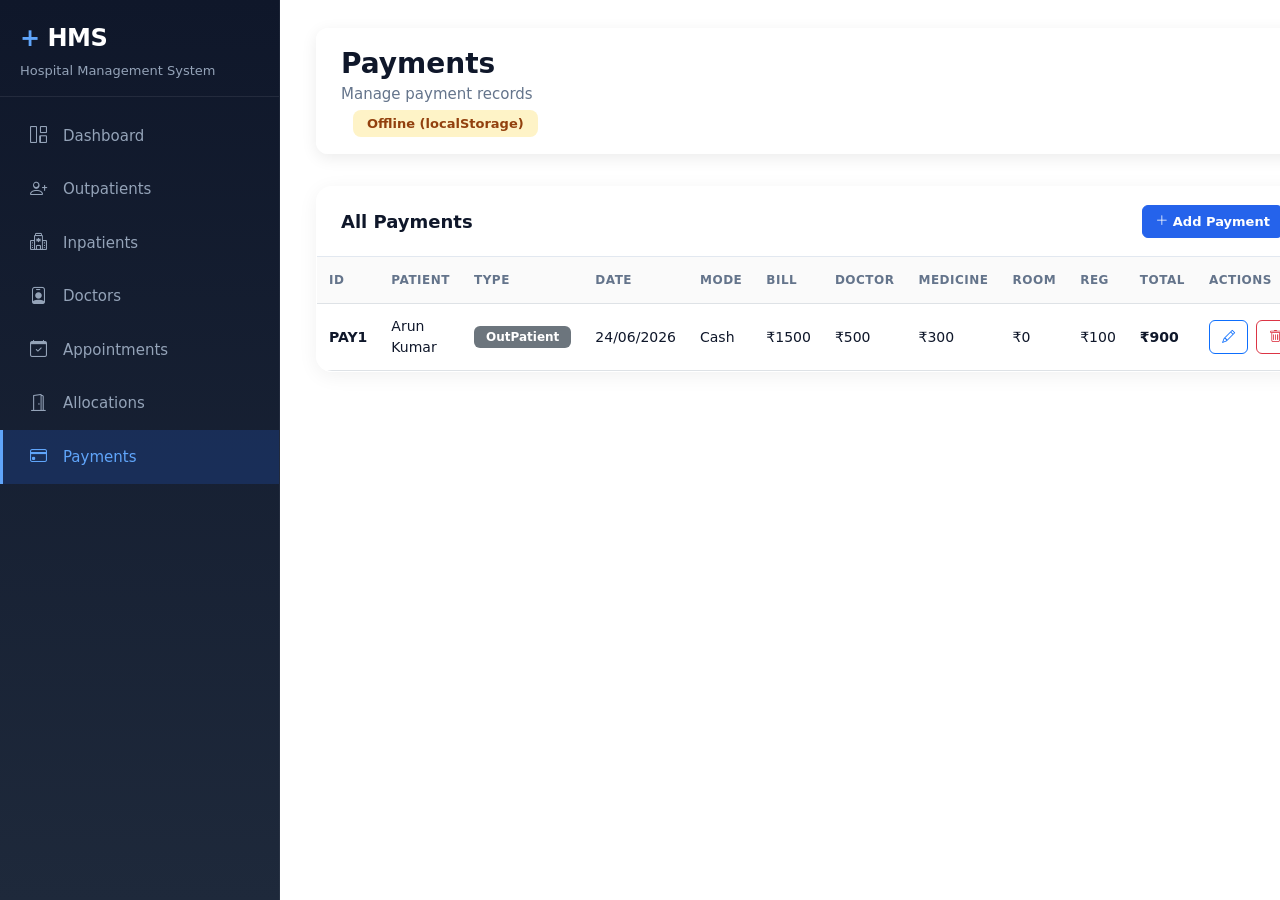
<file: HospitalManagementSystem4/frontend/payments.html>
<!DOCTYPE html>
<html lang="en">
<head>
  <meta charset="UTF-8">
  <meta name="viewport" content="width=device-width, initial-scale=1.0">
  <title>Payments - HMS</title>
  <link href="https://cdn.jsdelivr.net/npm/bootstrap@5.3.2/dist/css/bootstrap.min.css" rel="stylesheet">
  <link href="https://cdn.jsdelivr.net/npm/bootstrap-icons@1.11.3/font/bootstrap-icons.css" rel="stylesheet">
  <link href="css/style.css" rel="stylesheet">
</head>
<body>
  <aside class="sidebar">
    <div class="sidebar-header"><h2><span>+</span> HMS</h2><small>Hospital Management System</small></div>
    <ul class="nav-list">
      <li><a href="index.html"><i class="bi bi-grid-1x2"></i> Dashboard</a></li>
      <li><a href="patients.html"><i class="bi bi-person-plus"></i> Outpatients</a></li>
      <li><a href="inpatients.html"><i class="bi bi-hospital"></i> Inpatients</a></li>
      <li><a href="doctors.html"><i class="bi bi-person-badge"></i> Doctors</a></li>
      <li><a href="appointments.html"><i class="bi bi-calendar-check"></i> Appointments</a></li>
      <li><a href="allocations.html"><i class="bi bi-door-open"></i> Allocations</a></li>
      <li><a href="payments.html" class="active"><i class="bi bi-credit-card"></i> Payments</a></li>
    </ul>
  </aside>

  <div class="main-content">
    <div class="top-bar">
      <div><button class="mobile-toggle" id="mobileToggle"><i class="bi bi-list"></i></button><h1>Payments<small>Manage payment records</small></h1></div>
    </div>

    <div id="alertMessage"></div>

    <div class="card">
      <div class="card-header">
        <h3>All Payments</h3>
        <button class="btn btn-primary btn-sm" data-bs-toggle="modal" data-bs-target="#payModal" onclick="openAddPayment()"><i class="bi bi-plus-lg"></i> Add Payment</button>
      </div>
      <div class="card-body p-0">
        <div class="table-responsive">
          <table class="table" id="payTable">
            <thead><tr><th>ID</th><th>Patient</th><th>Type</th><th>Date</th><th>Mode</th><th>Bill</th><th>Doctor</th><th>Medicine</th><th>Room</th><th>Reg</th><th>Total</th><th>Actions</th></tr></thead>
            <tbody id="payBody"></tbody>
          </table>
        </div>
      </div>
    </div>
  </div>

  <div class="modal fade" id="payModal" tabindex="-1">
    <div class="modal-dialog modal-lg">
      <div class="modal-content">
        <div class="modal-header"><h5 class="modal-title" id="payModalTitle">Add Payment</h5><button type="button" class="btn-close" data-bs-dismiss="modal"></button></div>
        <form id="payForm" onsubmit="return savePayment(event)">
          <div class="modal-body">
            <input type="hidden" id="editPayId">
            <div class="row">
              <div class="col-md-6 mb-3"><label class="form-label">Patient ID</label>
                <select class="form-select" id="payPatient" onchange="updatePayDetails()"><option value="">-- Select Patient --</option></select>
              </div>
              <div class="col-md-6 mb-3"><label class="form-label">Patient Name</label><input type="text" class="form-control" id="payName" readonly></div>
            </div>
            <div class="row">
              <div class="col-md-4 mb-3"><label class="form-label">Patient Type</label>
                <select class="form-select" id="payType"><option value="OutPatient">OutPatient</option><option value="InPatient">InPatient</option></select>
              </div>
              <div class="col-md-4 mb-3"><label class="form-label">Payment Date</label><input type="date" class="form-control" id="payDate" required></div>
              <div class="col-md-4 mb-3"><label class="form-label">Mode</label>
                <select class="form-select" id="payMode"><option value="Cash">Cash</option><option value="Card">Card</option><option value="UPI">UPI</option><option value="Insurance">Insurance</option></select>
              </div>
            </div>
            <hr><h6>Fee Breakdown</h6>
            <div class="row">
              <div class="col-md-3 mb-3"><label class="form-label">Doctor Fee</label><input type="number" step="0.01" class="form-control" id="payDocFee" min="0" value="0" oninput="calcTotal()"></div>
              <div class="col-md-3 mb-3"><label class="form-label">Medicine Fees</label><input type="number" step="0.01" class="form-control" id="payMedFee" min="0" value="0" oninput="calcTotal()"></div>
              <div class="col-md-3 mb-3"><label class="form-label">Room Fees</label><input type="number" step="0.01" class="form-control" id="payRoomFee" min="0" value="0" oninput="calcTotal()"></div>
              <div class="col-md-3 mb-3"><label class="form-label">Registration Fee</label><input type="number" step="0.01" class="form-control" id="payRegFee" min="0" value="100" oninput="calcTotal()"></div>
            </div>
            <div class="row">
              <div class="col-md-6 mb-3"><label class="form-label">Bill Amount</label><input type="number" step="0.01" class="form-control" id="payBill" min="0" value="0"></div>
              <div class="col-md-6 mb-3"><label class="form-label fw-bold" style="font-size:18px">Total: ₹<span id="payTotalDisplay">0.00</span></label>
                <input type="hidden" id="payTotal"></div>
            </div>
          </div>
          <div class="modal-footer">
            <button type="button" class="btn btn-secondary" data-bs-dismiss="modal">Cancel</button>
            <button type="submit" class="btn btn-primary" id="paySaveBtn">Save</button>
          </div>
        </form>
      </div>
    </div>
  </div>

  <script src="https://cdn.jsdelivr.net/npm/bootstrap@5.3.2/dist/js/bootstrap.bundle.min.js"></script>
  <script src="js/api.js"></script>
  <script src="js/app.js"></script>
  <script>
    let payments = [];
    let allPatients = [];

    function calcTotal() {
      const doc = parseFloat(document.getElementById('payDocFee').value) || 0;
      const med = parseFloat(document.getElementById('payMedFee').value) || 0;
      const room = parseFloat(document.getElementById('payRoomFee').value) || 0;
      const reg = parseFloat(document.getElementById('payRegFee').value) || 0;
      document.getElementById('payTotalDisplay').textContent = (doc + med + room + reg).toFixed(2);
    }

    async function loadPayments() {
      const body = document.getElementById('payBody');
      showLoading(body);
      try {
        payments = await api.getPayments();
        renderPayments(payments);
        const op = await api.getOutpatients();
        const ip = await api.getInpatients();
        allPatients = [...op, ...ip];
        populateSelect('payPatient', allPatients, 'patientId', 'patientName');
      } catch (e) {
        allPatients = [
          {patientId:'PT101',patientName:'Arun Kumar'},
          {patientId:'PT102',patientName:'Priya Devi'},
          {patientId:'IP201',patientName:'Ravi Shankar'},
        ];
        populateSelect('payPatient', allPatients, 'patientId', 'patientName');
        loadMockPayments();
      }
    }

    function updatePayDetails() {
      const id = document.getElementById('payPatient').value;
      const p = allPatients.find(x => x.patientId === id);
      if (p) {
        document.getElementById('payName').value = p.patientName;
        document.getElementById('payType').value = id.startsWith('IP') ? 'InPatient' : 'OutPatient';
      }
    }

    function renderPayments(data) {
      const body = document.getElementById('payBody');
      if (!data || data.length === 0) { showEmpty(body, 'No payments found'); return; }
      body.innerHTML = data.map(p =>
        `<tr>
          <td><strong>${p.paymentId}</strong></td>
          <td>${p.patientName || p.patientId}</td>
          <td><span class="badge bg-secondary">${p.patientType || 'OP'}</span></td>
          <td>${formatDate(p.paymentDate)}</td>
          <td>${p.modeOfPayment || '-'}</td>
          <td>₹${p.billAmount || 0}</td>
          <td>₹${p.doctorFee || 0}</td>
          <td>₹${p.medicineFees || 0}</td>
          <td>₹${p.roomFees || 0}</td>
          <td>₹${p.registrationFees || 0}</td>
          <td><strong>₹${p.totalBill || 0}</strong></td>
          <td>
            <div class="action-group">
              <button class="btn btn-outline-primary btn-sm" onclick="editPayment('${p.paymentId}')"><i class="bi bi-pencil"></i></button>
              <button class="btn btn-outline-danger btn-sm" onclick="deletePayment('${p.paymentId}')"><i class="bi bi-trash"></i></button>
            </div>
          </td>
        </tr>`
      ).join('');
    }

    function openAddPayment() {
      document.getElementById('payModalTitle').textContent = 'Add Payment';
      document.getElementById('paySaveBtn').textContent = 'Save';
      document.getElementById('payForm').reset();
      document.getElementById('editPayId').value = '';
      document.getElementById('payDate').value = new Date().toISOString().split('T')[0];
      document.getElementById('payRegFee').value = 100;
      calcTotal();
    }

    async function editPayment(id) {
      const p = payments.find(x => x.paymentId === id);
      if (!p) return;
      document.getElementById('payModalTitle').textContent = 'Edit Payment';
      document.getElementById('paySaveBtn').textContent = 'Update';
      document.getElementById('editPayId').value = id;
      document.getElementById('payPatient').value = p.patientId || '';
      document.getElementById('payName').value = p.patientName || '';
      document.getElementById('payType').value = p.patientType || 'OutPatient';
      document.getElementById('payDate').value = p.paymentDate || '';
      document.getElementById('payMode').value = p.modeOfPayment || 'Cash';
      document.getElementById('payDocFee').value = p.doctorFee || 0;
      document.getElementById('payMedFee').value = p.medicineFees || 0;
      document.getElementById('payRoomFee').value = p.roomFees || 0;
      document.getElementById('payRegFee').value = p.registrationFees || 0;
      document.getElementById('payBill').value = p.billAmount || 0;
      calcTotal();
      new bootstrap.Modal(document.getElementById('payModal')).show();
    }

    async function savePayment(e) {
      e.preventDefault();
      const data = {
        patientId: document.getElementById('payPatient').value,
        patientName: document.getElementById('payName').value,
        patientType: document.getElementById('payType').value,
        paymentDate: document.getElementById('payDate').value,
        modeOfPayment: document.getElementById('payMode').value,
        billAmount: parseFloat(document.getElementById('payBill').value) || 0,
        doctorFee: parseFloat(document.getElementById('payDocFee').value) || 0,
        medicineFees: parseFloat(document.getElementById('payMedFee').value) || 0,
        roomFees: parseFloat(document.getElementById('payRoomFee').value) || 0,
        registrationFees: parseFloat(document.getElementById('payRegFee').value) || 0,
      };
      const editId = document.getElementById('editPayId').value;
      try {
        if (editId) {
          await api.updatePayment(editId, data);
          showAlert('Payment updated');
        } else {
          await api.addPayment(data);
          showAlert('Payment added');
        }
        bootstrap.Modal.getInstance(document.getElementById('payModal')).hide();
        loadPayments();
      } catch (e) {
        showAlert('Error: ' + e.message, 'danger');
      }
    }

    async function deletePayment(id) {
      if (!confirm('Delete payment ' + id + '?')) return;
      try {
        await api.deletePayment(id);
        showAlert('Payment deleted');
        loadPayments();
      } catch (e) {
        showAlert('Error: ' + e.message, 'danger');
      }
    }

    function loadMockPayments() {
      payments = [
        {paymentId:'PAY1',patientId:'PT101',patientName:'Arun Kumar',patientType:'OutPatient',paymentDate:'2026-06-24',modeOfPayment:'Cash',billAmount:1500,doctorFee:500,medicineFees:300,roomFees:0,registrationFees:100,totalBill:900},
        {paymentId:'PAY2',patientId:'IP201',patientName:'Ravi Shankar',patientType:'InPatient',paymentDate:'2026-06-23',modeOfPayment:'Card',billAmount:25000,doctorFee:2000,medicineFees:5000,roomFees:15000,registrationFees:100,totalBill:22100},
      ];
      renderPayments(payments);
    }
  </script>
</body>
</html>
</file>
<file: HospitalManagementSystem4/frontend/css/style.css>
:root {
  --primary: #2563eb;
  --primary-dark: #1d4ed8;
  --primary-light: #dbeafe;
  --secondary: #64748b;
  --success: #16a34a;
  --warning: #d97706;
  --danger: #dc2626;
  --dark: #0f172a;
  --white: #ffffff;
  --shadow: 0 4px 16px rgba(0,0,0,0.08);
  --radius: 12px;
}

* { margin: 0; padding: 0; box-sizing: border-box; }

body {
  font-family: 'Segoe UI', system-ui, sans-serif;
  background: url('https://images.unsplash.com/photo-1551076805-e1869033e561?ixlib=rb-4.0.3&auto=format&fit=crop&w=1920&q=80') no-repeat center center fixed;
  background-size: cover;
  display: flex;
  min-height: 100vh;
}

/* Sidebar */
.sidebar {
  width: 280px;
  background: linear-gradient(180deg, #0f172a 0%, #1e293b 100%);
  color: var(--white);
  position: fixed;
  top: 0;
  left: 0;
  bottom: 0;
  z-index: 100;
  transition: transform 0.3s;
  overflow-y: auto;
  border-right: 1px solid rgba(255,255,255,0.05);
}
.sidebar-header {
  padding: 24px 20px 16px;
  border-bottom: 1px solid rgba(255,255,255,0.08);
}
.sidebar-header h2 {
  font-size: 24px;
  font-weight: 800;
  color: var(--white);
  letter-spacing: -0.5px;
}
.sidebar-header h2 span { color: #60a5fa; }
.sidebar-header small {
  font-size: 13px;
  color: #94a3b8;
  display: block;
  margin-top: 4px;
}
.nav-list { list-style: none; padding: 12px 0; }
.nav-list li a {
  display: flex;
  align-items: center;
  gap: 14px;
  padding: 14px 24px;
  color: #94a3b8;
  text-decoration: none;
  font-size: 15px;
  font-weight: 500;
  transition: all 0.2s;
  border-left: 3px solid transparent;
}
.nav-list li a:hover {
  background: rgba(255,255,255,0.06);
  color: var(--white);
}
.nav-list li a.active {
  background: rgba(37,99,235,0.2);
  color: #60a5fa;
  border-left-color: #60a5fa;
}
.nav-list li a i { width: 22px; text-align: center; font-size: 17px; }

/* Main content */
.main-content {
  margin-left: 280px;
  flex: 1;
  padding: 28px 36px;
  min-height: 100vh;
}

/* Header bar */
.top-bar {
  display: flex;
  justify-content: space-between;
  align-items: center;
  margin-bottom: 32px;
  background: rgba(255,255,255,0.7);
  backdrop-filter: blur(12px);
  -webkit-backdrop-filter: blur(12px);
  border-radius: var(--radius);
  padding: 18px 24px;
  box-shadow: var(--shadow);
  border: 1px solid rgba(255,255,255,0.5);
}
.top-bar h1 {
  font-size: 28px;
  font-weight: 700;
  color: var(--dark);
}
.top-bar h1 small {
  font-size: 15px;
  font-weight: 400;
  color: var(--secondary);
  display: block;
  margin-top: 4px;
}
.mobile-toggle {
  display: none;
  background: none;
  border: none;
  font-size: 26px;
  color: var(--dark);
  cursor: pointer;
}

/* Cards */
.stats-grid {
  display: grid;
  grid-template-columns: repeat(auto-fit, minmax(240px, 1fr));
  gap: 20px;
  margin-bottom: 32px;
}
.stat-card {
  background: rgba(255,255,255,0.85);
  backdrop-filter: blur(16px);
  -webkit-backdrop-filter: blur(16px);
  border-radius: 16px;
  padding: 24px 28px;
  box-shadow: 0 4px 20px rgba(0,0,0,0.06);
  display: flex;
  align-items: center;
  gap: 20px;
  border: 1px solid rgba(255,255,255,0.6);
  transition: transform 0.2s, box-shadow 0.2s;
}
.stat-card:hover {
  transform: translateY(-3px);
  box-shadow: 0 8px 30px rgba(0,0,0,0.1);
}
.stat-card .icon {
  width: 58px;
  height: 58px;
  border-radius: 16px;
  display: flex;
  align-items: center;
  justify-content: center;
  font-size: 26px;
  flex-shrink: 0;
}
.stat-card .icon.blue { background: var(--primary-light); color: var(--primary); }
.stat-card .icon.green { background: #dcfce7; color: var(--success); }
.stat-card .icon.orange { background: #fef3c7; color: var(--warning); }
.stat-card .icon.purple { background: #f3e8ff; color: #9333ea; }
.stat-card .info h3 {
  font-size: 30px;
  font-weight: 800;
  color: var(--dark);
  line-height: 1.2;
}
.stat-card .info p {
  font-size: 14px;
  font-weight: 500;
  color: var(--secondary);
  margin: 0;
}

/* Card component */
.card {
  background: rgba(255,255,255,0.9);
  backdrop-filter: blur(12px);
  -webkit-backdrop-filter: blur(12px);
  border-radius: 16px;
  box-shadow: 0 4px 20px rgba(0,0,0,0.06);
  margin-bottom: 28px;
  border: 1px solid rgba(255,255,255,0.6);
  overflow: hidden;
}
.card-header {
  display: flex;
  justify-content: space-between;
  align-items: center;
  padding: 18px 24px;
  border-bottom: 1px solid #e2e8f0;
  flex-wrap: wrap;
  gap: 12px;
  background: rgba(255,255,255,0.5);
}
.card-header h3 {
  font-size: 18px;
  font-weight: 700;
  color: var(--dark);
  margin: 0;
}
.card-body { padding: 24px; }

/* Buttons */
.btn { font-size: 14px; padding: 8px 18px; border-radius: 8px; font-weight: 600; }
.btn-primary { background: var(--primary); border-color: var(--primary); }
.btn-primary:hover { background: var(--primary-dark); border-color: var(--primary-dark); }

/* Tables */
.table {
  margin: 0;
  font-size: 15px;
}
.table th {
  color: var(--secondary);
  font-weight: 700;
  text-transform: uppercase;
  font-size: 12px;
  letter-spacing: 0.5px;
  border-top: none;
  padding: 14px 12px;
  background: rgba(0,0,0,0.02);
}
.table td {
  vertical-align: middle;
  padding: 12px 12px;
  color: var(--dark);
  font-size: 14px;
}
.table tbody tr:hover { background: rgba(37,99,235,0.04); }

/* Badges */
.badge { font-size: 12px; padding: 5px 12px; font-weight: 600; border-radius: 6px; }
.badge-ac { background: var(--primary-light); color: var(--primary); }
.badge-nonac { background: #fef3c7; color: var(--warning); }
.badge-online { background: #dcfce7; color: var(--success); }
.badge-offline { background: #f1f5f9; color: var(--secondary); }

/* Form */
.form-control, .form-select {
  font-size: 15px;
  padding: 10px 14px;
  border-color: #e2e8f0;
  border-radius: 8px;
}
.form-control:focus, .form-select:focus {
  border-color: var(--primary);
  box-shadow: 0 0 0 3px rgba(37,99,235,0.15);
}
.form-label { font-size: 14px; font-weight: 600; color: var(--dark); margin-bottom: 4px; }

/* Modal */
.modal-content {
  border-radius: 16px;
  border: none;
  box-shadow: 0 20px 60px rgba(0,0,0,0.15);
}
.modal-header { border-bottom: 1px solid #e2e8f0; padding: 18px 24px; }
.modal-header h5 { font-size: 18px; font-weight: 700; }
.modal-body { padding: 24px; }
.modal-footer { border-top: 1px solid #e2e8f0; padding: 14px 24px; }

/* Quick links */
.quick-links {
  display: grid;
  grid-template-columns: repeat(auto-fit, minmax(200px, 1fr));
  gap: 18px;
  margin-bottom: 28px;
}
.quick-link {
  background: rgba(255,255,255,0.85);
  backdrop-filter: blur(12px);
  -webkit-backdrop-filter: blur(12px);
  border-radius: 16px;
  padding: 24px;
  text-align: center;
  box-shadow: 0 4px 16px rgba(0,0,0,0.06);
  text-decoration: none;
  color: var(--dark);
  transition: all 0.2s;
  border: 1px solid rgba(255,255,255,0.5);
}
.quick-link:hover {
  transform: translateY(-4px);
  color: var(--primary);
  text-decoration: none;
  box-shadow: 0 8px 30px rgba(0,0,0,0.1);
}
.quick-link i {
  font-size: 32px;
  margin-bottom: 10px;
  display: block;
}
.quick-link span {
  font-size: 15px;
  font-weight: 600;
}

/* Alert */
.alert {
  display: none;
  padding: 14px 20px;
  border-radius: 12px;
  margin-bottom: 20px;
  font-size: 15px;
  font-weight: 500;
}
.alert.show { display: flex; align-items: center; gap: 10px; }
.alert-success { background: #dcfce7; color: #166534; border: 1px solid #bbf7d0; }
.alert-danger { background: #fee2e2; color: #991b1b; border: 1px solid #fecaca; }

/* Loading */
.loading {
  text-align: center;
  padding: 50px;
  color: var(--secondary);
}
.loading i { font-size: 40px; margin-bottom: 10px; display: block; }

/* Empty state */
.empty-state {
  text-align: center;
  padding: 50px;
  color: var(--secondary);
}
.empty-state i { font-size: 56px; margin-bottom: 14px; display: block; opacity: 0.3; }

/* Action buttons */
.action-group { display: flex; gap: 8px; }
.btn-sm { padding: 6px 12px; font-size: 13px; border-radius: 6px; }

/* Responsive */
@media (max-width: 768px) {
  .sidebar {
    transform: translateX(-100%);
    width: 260px;
  }
  .sidebar.open {
    transform: translateX(0);
  }
  .main-content {
    margin-left: 0;
    padding: 16px;
  }
  .mobile-toggle { display: block; }
  .stats-grid { grid-template-columns: repeat(auto-fit, minmax(160px, 1fr)); }
  .top-bar { padding: 14px 18px; }
  .top-bar h1 { font-size: 22px; }
}

/* Patient type toggle */
.patient-type-toggle {
  display: flex;
  gap: 0;
  border: 1px solid #e2e8f0;
  border-radius: 10px;
  overflow: hidden;
  margin-bottom: 20px;
}
.patient-type-toggle button {
  flex: 1;
  padding: 12px 24px;
  border: none;
  background: var(--white);
  cursor: pointer;
  font-size: 15px;
  font-weight: 600;
  transition: all 0.2s;
}
.patient-type-toggle button.active {
  background: var(--primary);
  color: var(--white);
}
.patient-type-toggle button:not(:last-child) {
  border-right: 1px solid #e2e8f0;
}

/* Connection status badge */
#connStatus {
  font-size: 13px !important;
  padding: 6px 14px !important;
  border-radius: 8px !important;
  font-weight: 600 !important;
}
</file>
